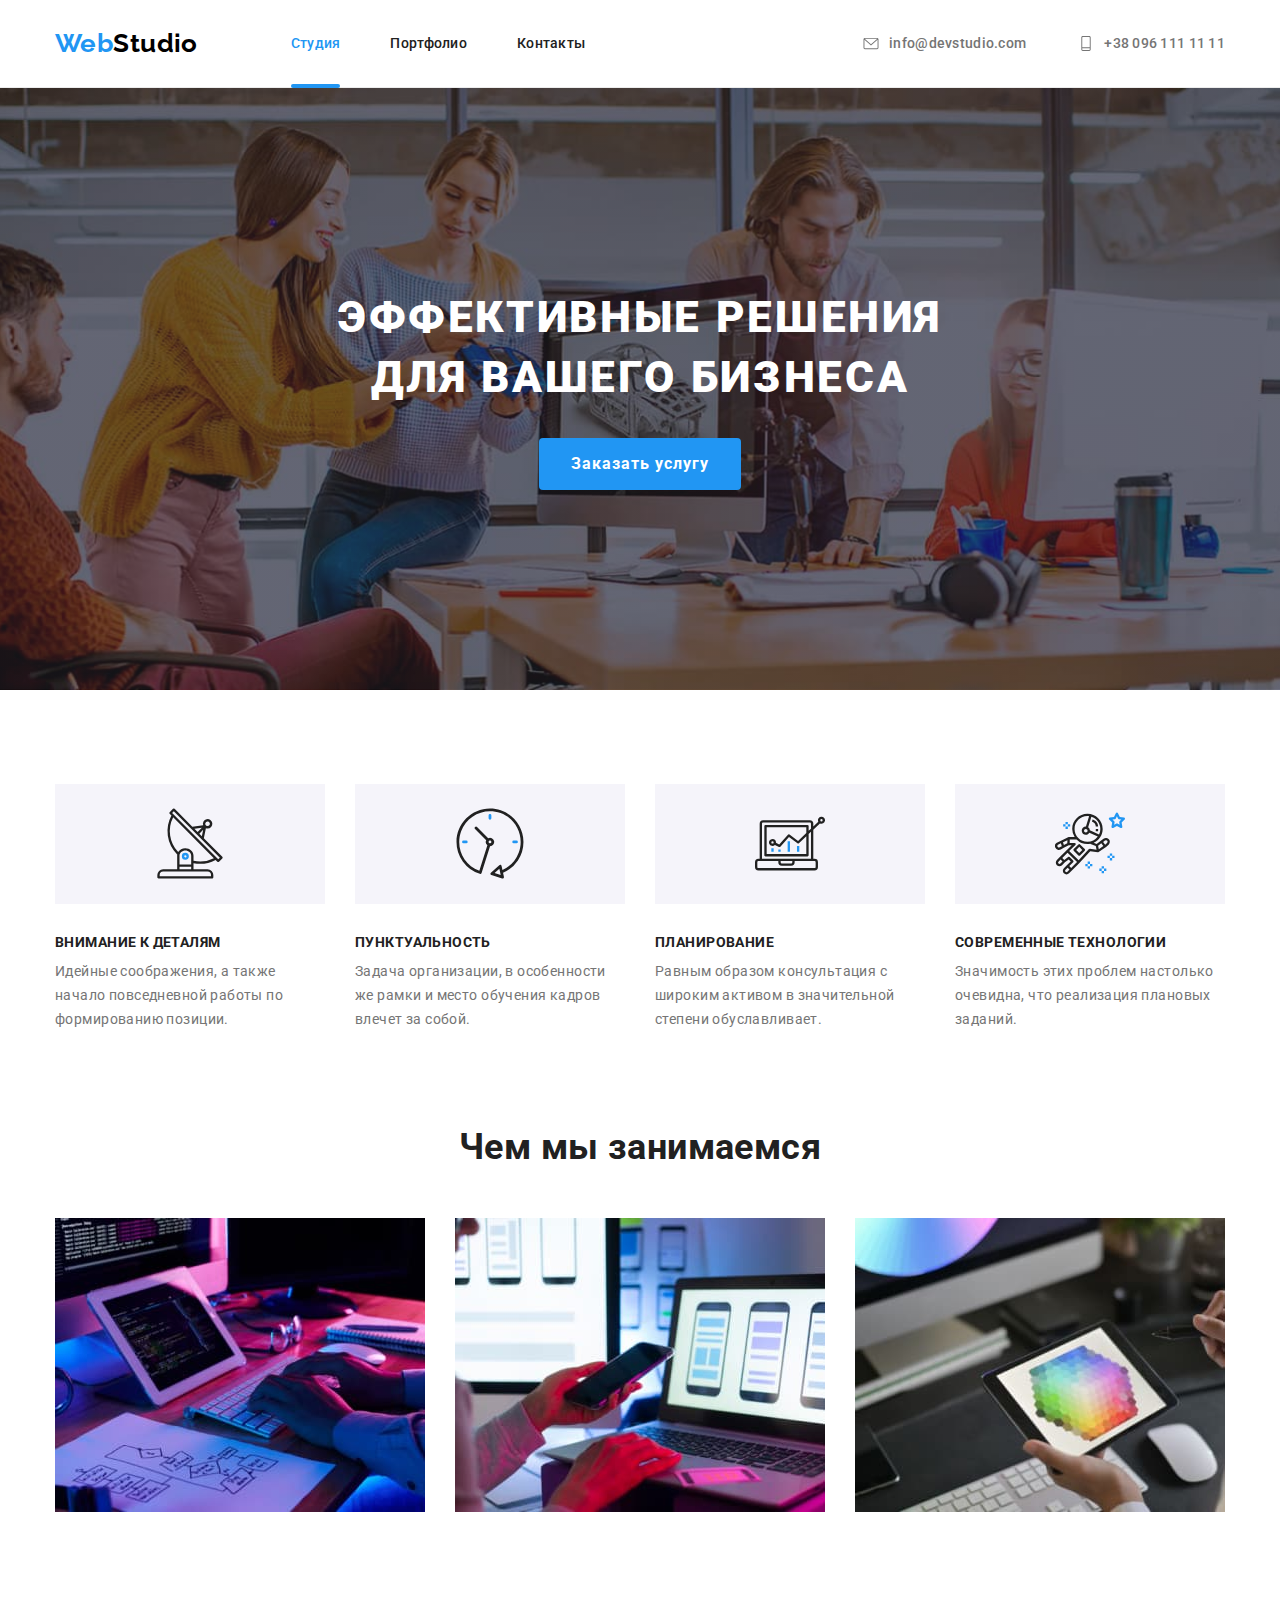
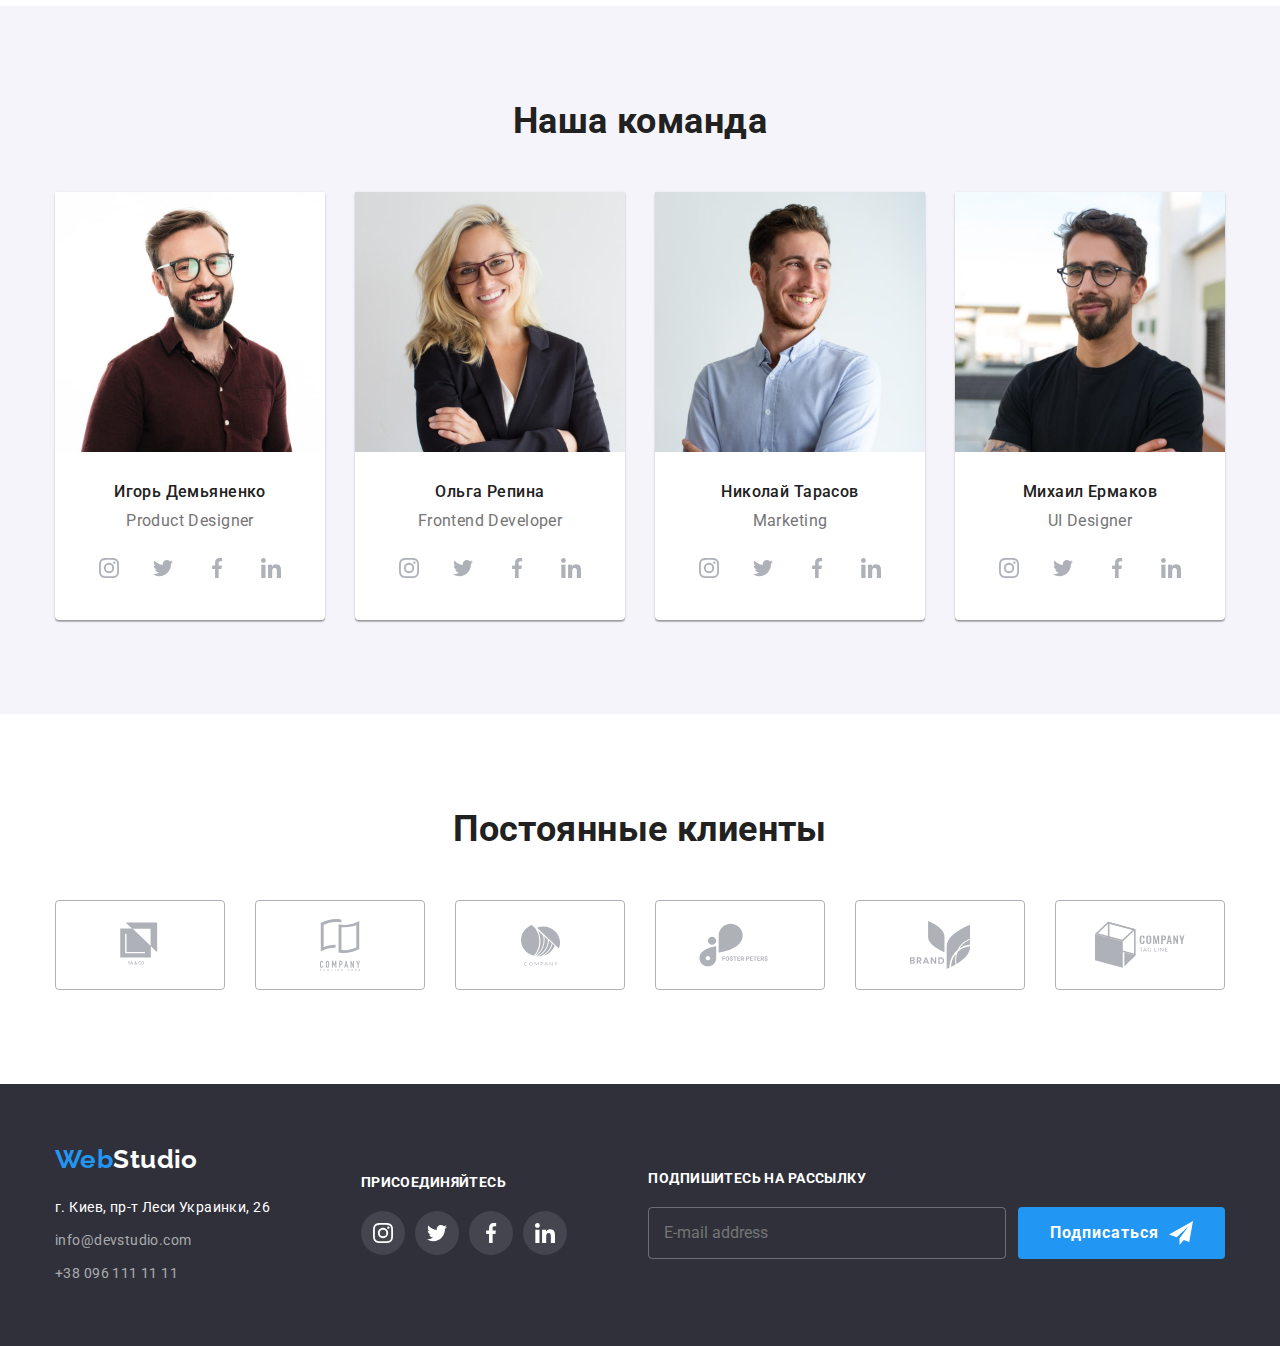
<file: index.html>
<!DOCTYPE html>
<html lang="ru">
<head>
    <meta charset="UTF-8">
    <meta http-equiv="X-UA-Compatible" content="IE=edge">
    <meta name="viewport" content="width=device-width, initial-scale=1.0">
    <title>WebStudio</title>
    <link rel="preconnect" href="https://fonts.gstatic.com">
    <link href="https://fonts.googleapis.com/css2?family=Raleway:wght@700&family=Roboto:wght@400;500;700;900&display=swap" rel="stylesheet">
    <link rel="stylesheet" href="./css/normalize.css">
    <link rel="stylesheet" href="./css/style.css">
</head>

<body>
    <header>
        <!-- Header navigation -->
        <div class="header-container">

            <a class="brand" href="./index.html"><span>Web</span>Studio</a>

            <nav>
                <ul class="nav">
                    <li>
                        <a class="link current" href="./index.html">Студия</a>
                    </li>

                    <li>
                        <a class="link" href="./portfolio.html">Портфолио</a>
                    </li>

                    <li>
                        <a class="link" href="./contacts.html">Контакты</a>
                    </li>

                </ul>

            </nav>

            <!-- Header contacts -->
            <ul class="contacts">
                <li>
                        <a class="link" href="mailto:info@devstudio.com">
                            <div class="email">
                                <svg class="nav-icon" width="20px" height="15px">
                                    <use href="./images/symbol-defs.svg#icon-envelope"></use>
                                </svg>
                                info@devstudio.com
                            </div>
                        </a>
                </li>

                <li>
                    <a class="link" href="tel:+380961111111">
                        <div class="phone">
                            <svg class="nav-icon" width="20px" height="15px">
                                    <use href="./images/symbol-defs.svg#icon-phone"></use>
                            </svg>
                        +38 096 111 11 11
                        </div>
                    </a>
                </li>      
            </ul>

        </div>     
    </header>

    <main>
        <!-- Hero -->
        <section class="hero">
            <div class="hero-container">
                <h1>Эффективные решения для вашего бизнеса</h1>

                <button data-modal-open class="order" type="button">Заказать услугу</button>
            </div>
        </section>

        <!-- Advantages -->
        <section class="advantages">
            <h2 class="visually-hidden">Наши сильные стороны</h2>

            <div class="container">

                <ul class="list">
                    <li class="item">
                        <div class="advantage-frame">
                            <svg class="advantage-icon" width="70px" height="75px">
                                <use href="./images/symbol-defs.svg#icon-antenna-1"></use>
                            </svg>
                        </div>
                        <h3>Внимание к деталям</h3>
                        <p>Идейные соображения, а также начало повседневной работы по формированию позиции.</p>
                    </li>

                    <li class="item">
                        <div class="advantage-frame">
                            <svg class="advantage-icon" width="70px" height="75px">
                                <use href="./images/symbol-defs.svg#icon-clock-1"></use>
                            </svg>
                        </div>
                        <h3>Пунктуальность</h3>
                        <p>Задача организации, в особенности же рамки и место обучения кадров влечет за собой.</p>
                    </li>
    
                    <li class="item">
                        <div class="advantage-frame">
                            <svg class="advantage-icon" width="70px" height="75px">
                                <use href="./images/symbol-defs.svg#icon-diagram-1"></use>
                            </svg>
                        </div>
                        <h3>Планирование</h3>
                        <p>Равным образом консультация с широким активом в значительной степени обуславливает.</p>
                    </li>
    
                    <li class="item">
                        <div class="advantage-frame">
                            <svg class="advantage-icon" width="70px" height="75px">
                                <use href="./images/symbol-defs.svg#icon-astronaut-1"></use>
                            </svg>
                        </div>
                        <h3>Современные технологии</h3>
                        <p>Значимость этих проблем настолько очевидна, что реализация плановых заданий.</p>
                    </li>
    
                </ul>
            </div>
        </section>

        <!-- What they do -->
        <section class="our-job">
            <h2>Чем мы занимаемся</h2>

            <div class="container">

                <ul class="list">
                    <li class="item">
                        <img src="./images/job_1.jpg" 
                             alt="Персонаж пишет код в соответствии с алгоритмом" 
                             width="370" />
                        <div class="card-text">
                            <h3>десктопные приложения</h3>
                        </div>
                    </li>
    
                    <li class="item">
                        <img src="./images/job_2.jpg" 
                            alt="Персонаж создает дизайн для мобильного приложения"
                            width="370" />
                        <div class="card-text">
                            <h3>мобильные приложения</h3>
                        </div>
                    </li>
    
                    <li class="item">
                        <img src="./images/job_3.jpg" 
                             alt="Персонаж выбирает цвета из палеты"
                             width="370" />
                        <div class="card-text">
                            <h3>дизайн решения</h3>
                        </div>
                    </li>
                </ul>
            </div>
        </section>

        <!-- Their team -->
        <section class="team">
            <h2>Наша команда</h2>
            
            <div class="container">

                <ul class="list">
                    <li class="item">
                        <img src="./images/member_1.jpg" 
                             alt="Улыбающийся мужчина в очках и коричневой рубашке"
                             width="270" />
    
                        <div class="profile">
                            <h3>Игорь Демьяненко</h3>
                            <p>Product Designer</p>

                            <div class="socials">
                                <a href="https://www.instagram.com/">
                                    <div class="page-link">
                                        <svg class="social-icon" width="20px" height="20px">
                                            <use href="./images/symbol-defs.svg#icon-instagram"></use>
                                        </svg>
                                    </div>
                                </a>
                            
                                <a href="https://www.twitter.com/">
                                    <div class="page-link">
                                        <svg class="social-icon" width="20px" height="20px">
                                            <use href="./images/symbol-defs.svg#icon-twitter"></use>
                                        </svg>
                                    </div>
                                </a>
                            
                                <a href="https://www.facebook.com/">
                                    <div class="page-link">
                                        <svg class="social-icon" width="20px" height="20px">
                                            <use href="./images/symbol-defs.svg#icon-facebook"></use>
                                        </svg>
                                    </div>
                                </a>
                            
                                <a href="https://www.linkedin.com/">
                                    <div class="page-link">
                                        <svg class="social-icon" width="20px" height="20px">
                                            <use href="./images/symbol-defs.svg#icon-linkedin"></use>
                                        </svg>
                                    </div>
                                </a>
                            </div>
                        </div>
                    </li>
    
                    <li class="item">
                        <img src="./images/member_2.jpg" 
                             alt="Улюбающаяся девушка в очках и черном пиджаке"
                             width="270" />
    
                        <div class="profile">
                            <h3>Ольга Репина</h3>
                            <p>Frontend Developer</p>

                            <div class="socials">
                                <a href="https://www.instagram.com/">
                                    <div class="page-link">
                                        <svg class="social-icon" width="20px" height="20px">
                                            <use href="./images/symbol-defs.svg#icon-instagram"></use>
                                        </svg>
                                    </div>
                                </a>
                            
                                <a href="https://www.twitter.com/">
                                    <div class="page-link">
                                        <svg class="social-icon" width="20px" height="20px">
                                            <use href="./images/symbol-defs.svg#icon-twitter"></use>
                                        </svg>
                                    </div>
                                </a>
                            
                                <a href="https://www.facebook.com/">
                                    <div class="page-link">
                                        <svg class="social-icon" width="20px" height="20px">
                                            <use href="./images/symbol-defs.svg#icon-facebook"></use>
                                        </svg>
                                    </div>
                                </a>
                            
                                <a href="https://www.linkedin.com/">
                                    <div class="page-link">
                                        <svg class="social-icon" width="20px" height="20px">
                                            <use href="./images/symbol-defs.svg#icon-linkedin"></use>
                                        </svg>
                                    </div>
                                </a>
                            </div>
                        </div>
                    </li>
    
                    <li class="item">
                        <img src="./images/member_3.jpg" 
                             alt="Улыбающийся мужчина в голубой рубашке"
                             width="270" />
    
                        <div class="profile">
                            <h3>Николай Тарасов</h3>
                            <p>Marketing</p>

                            <div class="socials">
                                <a href="https://www.instagram.com/">
                                    <div class="page-link">
                                        <svg class="social-icon" width="20px" height="20px">
                                            <use href="./images/symbol-defs.svg#icon-instagram"></use>
                                        </svg>
                                    </div>
                                </a>
                            
                                <a href="https://www.twitter.com/">
                                    <div class="page-link">
                                        <svg class="social-icon" width="20px" height="20px">
                                            <use href="./images/symbol-defs.svg#icon-twitter"></use>
                                        </svg>
                                    </div>
                                </a>
                            
                                <a href="https://www.facebook.com/">
                                    <div class="page-link">
                                        <svg class="social-icon" width="20px" height="20px">
                                            <use href="./images/symbol-defs.svg#icon-facebook"></use>
                                        </svg>
                                    </div>
                                </a>
                            
                                <a href="https://www.linkedin.com/">
                                    <div class="page-link">
                                        <svg class="social-icon" width="20px" height="20px">
                                            <use href="./images/symbol-defs.svg#icon-linkedin"></use>
                                        </svg>
                                    </div>
                                </a>
                            </div>
                        </div>
                    </li>
    
                    <li class="item">
                        <img src="./images/member_4.jpg" 
                             alt="Улыбающийся мужчина в очках и черной футболке"
                             width="270" />
    
                        <div class="profile">
                            <h3>Михаил Ермаков</h3>
                            <p>UI Designer</p>

                            <div class="socials">
                                <a href="https://www.instagram.com/">
                                    <div class="page-link">
                                        <svg class="social-icon" width="20px" height="20px">
                                            <use href="./images/symbol-defs.svg#icon-instagram"></use>
                                        </svg>
                                    </div>
                                </a>
                            
                                <a href="https://www.twitter.com/">
                                    <div class="page-link">
                                        <svg class="social-icon" width="20px" height="20px">
                                            <use href="./images/symbol-defs.svg#icon-twitter"></use>
                                        </svg>
                                    </div>
                                </a>
                            
                                <a href="https://www.facebook.com/">
                                    <div class="page-link">
                                        <svg class="social-icon" width="20px" height="20px">
                                            <use href="./images/symbol-defs.svg#icon-facebook"></use>
                                        </svg>
                                    </div>
                                </a>
                            
                                <a href="https://www.linkedin.com/">
                                    <div class="page-link">
                                        <svg class="social-icon" width="20px" height="20px">
                                            <use href="./images/symbol-defs.svg#icon-linkedin"></use>
                                        </svg>
                                    </div>
                                </a>
                            </div>
                        </div>
                    </li>
                </ul>    
            </div>
        </section>
        
        <!-- Clients -->
        <section class="clients">
            <h2>Постоянные клиенты</h2>
        
            <div class="container">

                    <ul class="list">
                        <li class="item">
                            <a href="https://www.company-1.com/">
                                <div class="company-link">
                                    <svg class="company-icon" width="45px" height="50px">
                                        <use href="./images/symbol-defs.svg#icon-logo-1"></use>
                                    </svg>
                                </div>
                            </a>
                        </li>
                    
                        <li class="item">
                            <a href="https://www.company-2.com/">
                                <div class="company-link">
                                    <svg class="company-icon" width="52px" height="68px">
                                        <use href="./images/symbol-defs.svg#icon-logo-2"></use>
                                    </svg>
                                </div>
                            </a>
                        </li>
                    
                        <li class="item">
                            <a href="https://www.company-3.com/">
                                <div class="company-link">
                                    <svg class="company-icon" width="41px" height="43px">
                                        <use href="./images/symbol-defs.svg#icon-logo-3"></use>
                                    </svg>
                                </div>
                            </a>
                        </li>
                    
                        <li class="item">
                            <a href="https://www.company-4.com/">
                                <div class="company-link">
                                    <svg class="company-icon" width="160px" height="81px">
                                        <use href="./images/symbol-defs.svg#icon-logo-4"></use>
                                    </svg>
                                </div>
                            </a>
                        </li>
                    
                        <li class="item">
                            <a href="https://www.company-5.com/">
                                <div class="company-link">
                                    <svg class="company-icon" width="76px" height="60px">
                                        <use href="./images/symbol-defs.svg#icon-logo-5"></use>
                                    </svg>
                                </div>
                            </a>
                        </li>
                    
                        <li class="item">
                            <a href="https://www.company-6.com/">
                                <div class="company-link">
                                    <svg class="company-icon" width="175px" height="90px">
                                        <use href="./images/symbol-defs.svg#icon-logo-6"></use>
                                    </svg>
                                </div>
                            </a>
                        </li>
                    </ul>
                </div>
        </section>
    </main>

    <footer>

        <div class="footer-container">

            <div class="column-1">
                <a class="brand" href="./index.html"><span>Web</span>Studio</a>

                <address>
                    <div class="find-us">
                        <a class="maps" href="https://www.google.com/maps/place/Lesi+Ukrainky+Blvd,+26,+Kyiv,+02000/data=!4m2!3m1!1s0x40d4cf0e033ecbe9:0x57a4dffefec77da0?sa=X&ved=2ahUKEwi-jfPCwcTuAhXMBBAIHdmHB9AQ8gEwAHoECAUQAQ">г. Киев, пр-т Леси Украинки, 26</a>
                        <a href="mailto:info@devstudio.com">info@devstudio.com</a> 
                        <a href="tel:+380961111111">+38 096 111 11 11</a>
                    </div>
                </address>
            </div>

            <div class="column-2">
                <p>Присоединяйтесь</p>

                <div class="socials">
                    <a href="https://www.instagram.com/">
                        <div class="page-link">
                            <svg class="social-icon" width="20px" height="20px">
                                <use href="./images/symbol-defs.svg#icon-instagram"></use>
                            </svg>
                        </div>
                    </a>
                
                    <a href="https://www.twitter.com/">
                        <div class="page-link">
                            <svg class="social-icon" width="20px" height="20px">
                                <use href="./images/symbol-defs.svg#icon-twitter"></use>
                            </svg>
                        </div>
                    </a>
                
                    <a href="https://www.facebook.com/">
                        <div class="page-link">
                            <svg class="social-icon" width="20px" height="20px">
                                <use href="./images/symbol-defs.svg#icon-facebook"></use>
                            </svg>
                        </div>
                    </a>
                
                    <a href="https://www.linkedin.com/">
                        <div class="page-link">
                            <svg class="social-icon" width="20px" height="20px">
                                <use href="./images/symbol-defs.svg#icon-linkedin"></use>
                            </svg>
                        </div>
                    </a>
                </div>
            </div>

            <div class="column-3">
                <p>Подпишитесь на рассылку</p>
                <div class="subscription-block">
                    <input class="subscripe-input" type="email" name="email" id="email" placeholder="E-mail address">
                    <button class="order" type="submit">
                        <span>Подписаться</span>
                        <svg class="subscripe-icon" width="24px" height="24px">
                            <use href="./images/symbol-defs.svg#icon-plane"></use>
                        </svg>
                    </button>
                </div>
            </div>
        </div>
    </footer>

    <div class="backdrop is-hidden" data-modal>
        <div class="modal">
            <div class="modal-container">
                <button data-modal-close class="close-button" type="button">
                    <svg class="close-icon" width="18px" height="18px">
                        <use href="./images/symbol-defs.svg#close-icon"></use>
                    </svg>
                </button>

                <h2>Оставьте свои данные, мы вам перезвоним</h2>
                
                <form name="callback_form" autocomplete="on" novalidate>
                    <label class="field-block">
                        <span class="form-label">Имя</span>
                        <div class="elements-group">
                            <input class="form-input" type="name" name="name" id="name"/>
                            <svg class="form-icon" width="18px" height="18px">
                                <use href="./images/symbol-defs.svg#person-icon"></use>
                            </svg>
                        </div>
                    </label>

                    <label class="field-block">
                        <span class="form-label">Телефон</span>
                        <div class="elements-group">
                            <input class="form-input" type="phone-number" name="phone-number" id="phone-number"/>
                            <svg class="form-icon" width="18px" height="18px">
                                <use href="./images/symbol-defs.svg#phone-number-icon"></use>
                            </svg>
                        </div>
                    </label>

                    <label class="field-block">
                        <span class="form-label">Почта</span>
                        <div class="elements-group">
                            <input class="form-input" type="email-address" name="email-address" id="email-address"/>
                            <svg class="form-icon" width="18px" height="18px">
                                <use href="./images/symbol-defs.svg#email-address-icon"></use>
                            </svg>
                        </div>
                    </label>

                    <label class="field-block">
                        <span class="form-label">Комментарий</span>
                        <textarea class="comment-input" type="comment" name="comment" id="comment" rows="7"  placeholder="Введите текст"></textarea>
                    </label>

                    <label class="field-block comp">
                        <div class="comp-line">
                            <input class="compliance" type="checkbox" name="compliance" id="compliance"/>
                            <span class="check-box"></span>
                            <span class="form-label">Соглашаюсь с рассылкой и принимаю <a href="/" class="link">Условия договора</a></span>
                        </div>
                    </label>

                    <button class="order modal-order" type="submit">
                        Отправить
                    </button>
                </form> 
            </div>
        </div>
    </div>

    <script src="./js/modal.js"></script>
</body>
</html>
</file>
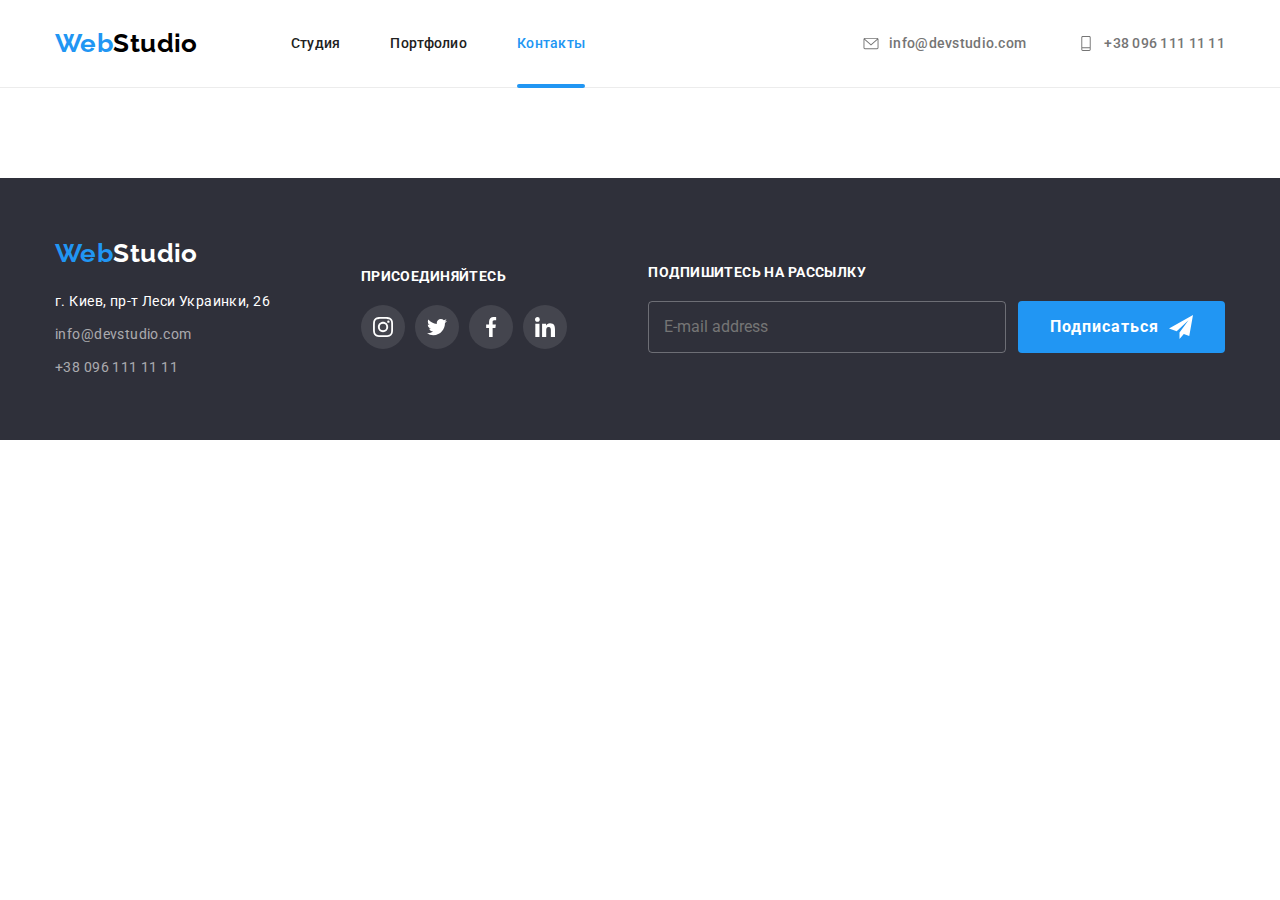
<file: contacts.html>
<!DOCTYPE html>
<html lang="en">

<head>
    <meta charset="UTF-8">
    <meta http-equiv="X-UA-Compatible" content="IE=edge">
    <meta name="viewport" content="width=device-width, initial-scale=1.0">
    <title>WebStudio Contacts</title>
    <link rel="preconnect" href="https://fonts.gstatic.com">
    <link href="https://fonts.googleapis.com/css2?family=Raleway:wght@700&family=Roboto:wght@400;500;700;900&display=swap"
        rel="stylesheet">
    <link rel="stylesheet" href="./css/normalize.css">
    <link rel="stylesheet" href="./css/style.css">
</head>

<body>
    <header>
        <!-- Header navigation -->
        <div class="header-container">
    
            <a class="brand" href="./index.html"><span>Web</span>Studio</a>
    
            <nav>
                <ul class="nav">
                    <li>
                        <a class="link" href="./index.html">Студия</a>
                    </li>
    
                    <li>
                        <a class="link" href="./portfolio.html">Портфолио</a>
                    </li>
    
                    <li>
                        <a class="link current" href="./contacts.html">Контакты</a>
                    </li>
    
                </ul>
    
            </nav>
    
            <!-- Header contacts -->
            <ul class="contacts">
                <li>
                    <a class="link" href="mailto:info@devstudio.com">
                        <div class="email">
                            <svg class="nav-icon" width="20px" height="15px">
                                <use href="./images/symbol-defs.svg#icon-envelope"></use>
                            </svg>
                            info@devstudio.com
                        </div>
                    </a>
                </li>
    
                <li>
                    <a class="link" href="tel:+380961111111">
                        <div class="phone">
                            <svg class="nav-icon" width="20px" height="15px">
                                <use href="./images/symbol-defs.svg#icon-phone"></use>
                            </svg>
                            +38 096 111 11 11
                        </div>
                    </a>
                </li>
            </ul>
    
        </div>
    </header>

    <main>
        <h1>Контакты</h1>
    </main>

    <footer>
    
        <div class="footer-container">
    
            <div class="column-1">
                <a class="brand" href="./index.html"><span>Web</span>Studio</a>
    
                <address>
                    <div class="find-us">
                        <a class="maps"
                            href="https://www.google.com/maps/place/Lesi+Ukrainky+Blvd,+26,+Kyiv,+02000/data=!4m2!3m1!1s0x40d4cf0e033ecbe9:0x57a4dffefec77da0?sa=X&ved=2ahUKEwi-jfPCwcTuAhXMBBAIHdmHB9AQ8gEwAHoECAUQAQ">г.
                            Киев, пр-т Леси Украинки, 26</a>
                        <a href="mailto:info@devstudio.com">info@devstudio.com</a>
                        <a href="tel:+380961111111">+38 096 111 11 11</a>
                    </div>
                </address>
            </div>
    
            <div class="column-2">
                <p>Присоединяйтесь</p>
    
                <div class="socials">
                    <a href="https://www.instagram.com/">
                        <div class="page-link">
                            <svg class="social-icon" width="20px" height="20px">
                                <use href="./images/symbol-defs.svg#icon-instagram"></use>
                            </svg>
                        </div>
                    </a>
                
                    <a href="https://www.twitter.com/">
                        <div class="page-link">
                            <svg class="social-icon" width="20px" height="20px">
                                <use href="./images/symbol-defs.svg#icon-twitter"></use>
                            </svg>
                        </div>
                    </a>
                
                    <a href="https://www.facebook.com/">
                        <div class="page-link">
                            <svg class="social-icon" width="20px" height="20px">
                                <use href="./images/symbol-defs.svg#icon-facebook"></use>
                            </svg>
                        </div>
                    </a>
                
                    <a href="https://www.linkedin.com/">
                        <div class="page-link">
                            <svg class="social-icon" width="20px" height="20px">
                                <use href="./images/symbol-defs.svg#icon-linkedin"></use>
                            </svg>
                        </div>
                    </a>
                </div>
            </div>

            <div class="column-3">
                <p>Подпишитесь на рассылку</p>
                <div class="subscription-block">
                    <input class="subscripe-input" type="email" name="email" id="email" placeholder="E-mail address">
                    <button class="order" type="submit">
                        <span>Подписаться</span>
                        <svg class="subscripe-icon" width="24px" height="24px">
                            <use href="./images/symbol-defs.svg#icon-plane"></use>
                        </svg>
                    </button>
                </div>
            </div>
        </div>
    </footer>
</body>

</html>
</file>
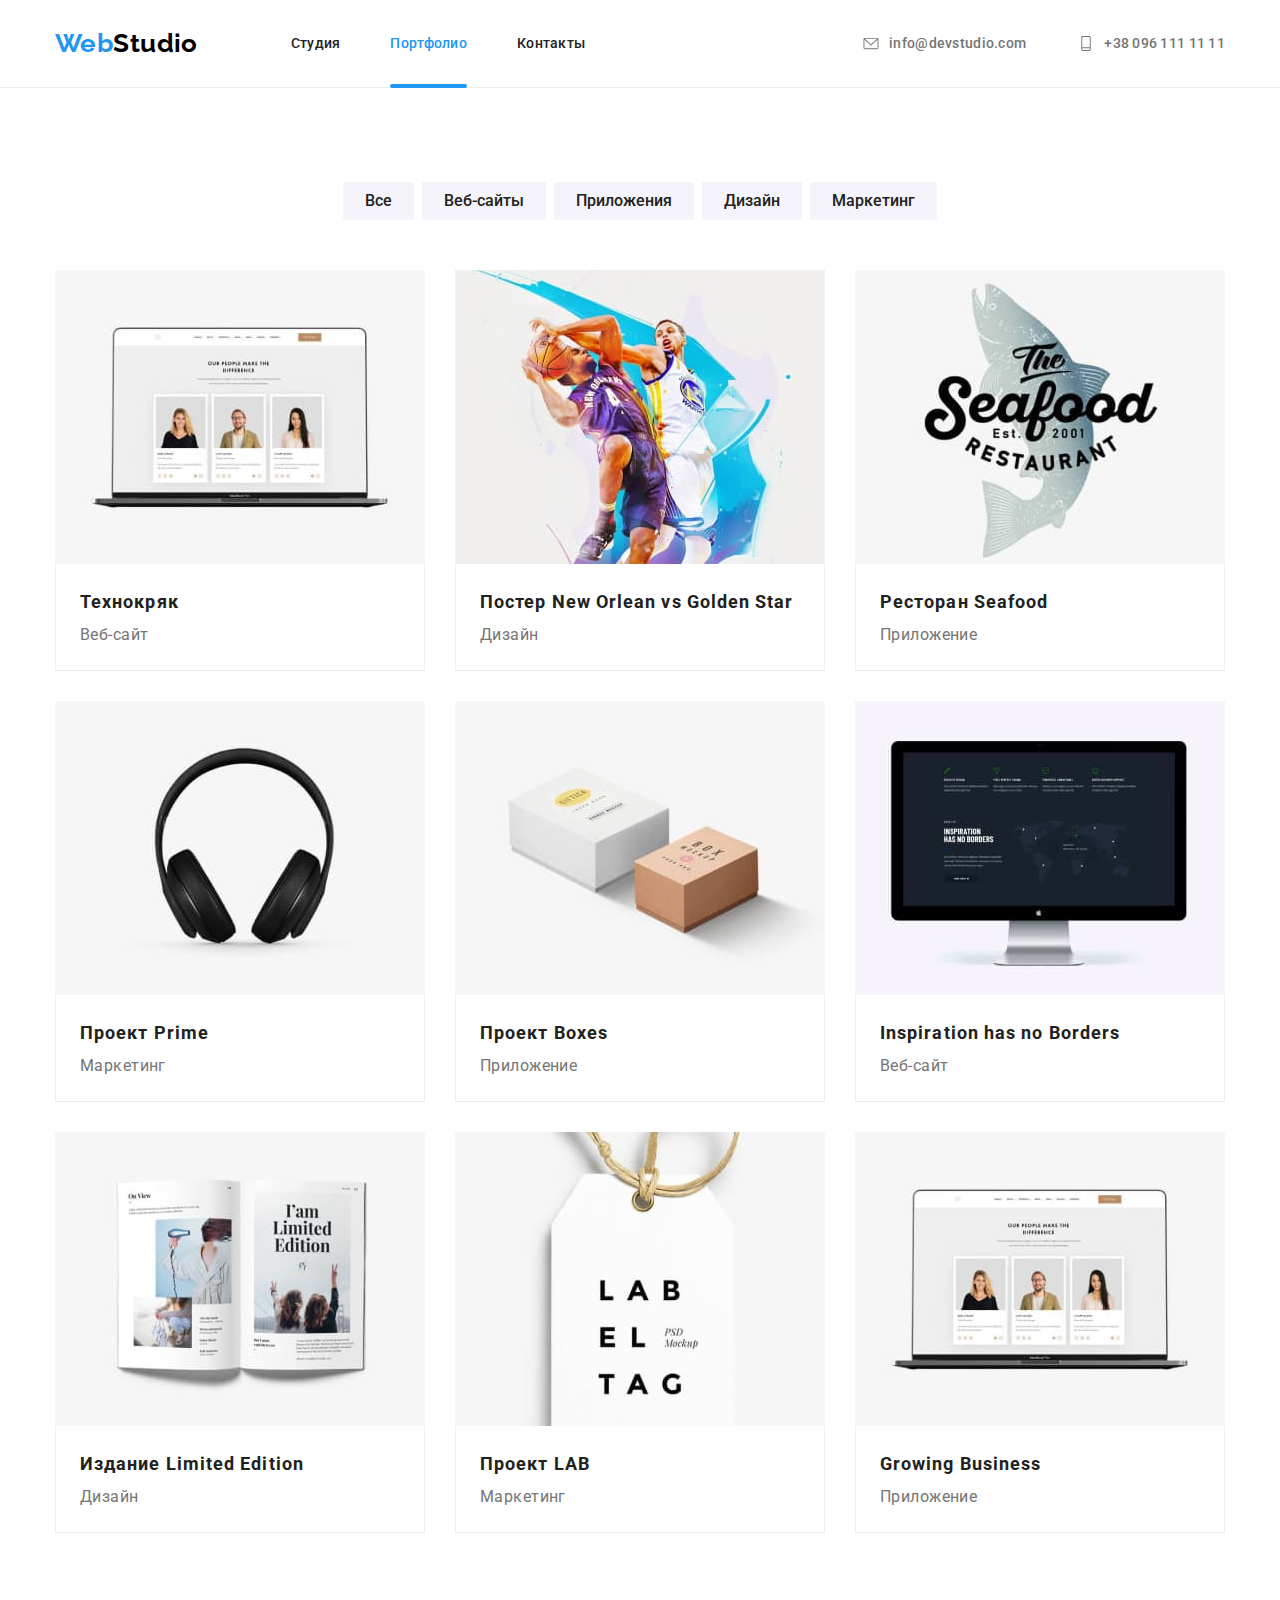
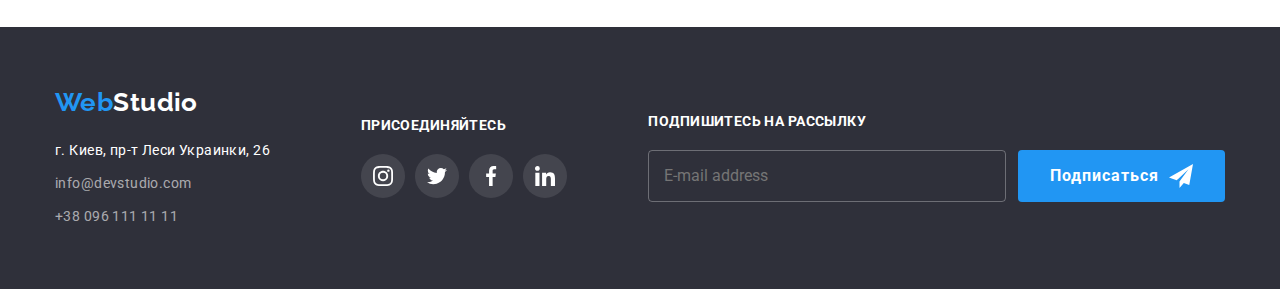
<file: portfolio.html>
<!DOCTYPE html>
<html lang="ru">
<head>
    <meta charset="UTF-8">
    <meta http-equiv="X-UA-Compatible" content="IE=edge">
    <meta name="viewport" content="width=device-width, initial-scale=1.0">
    <title>WebStudio Portfolio</title>
    <link rel="preconnect" href="https://fonts.gstatic.com">
    <link href="https://fonts.googleapis.com/css2?family=Raleway:wght@700&family=Roboto:wght@400;500;700;900&display=swap" rel="stylesheet">
    <link rel="stylesheet" href="./css/normalize.css">
    <link rel="stylesheet" href="./css/style.css">
</head>

<body>
    <header>
        <!-- Header navigation -->
        <div class="header-container">
    
            <a class="brand" href="./index.html"><span>Web</span>Studio</a>
    
            <nav>
                <ul class="nav">
                    <li>
                        <a class="link" href="./index.html">Студия</a>
                    </li>
    
                    <li>
                        <a class="link current" href="./portfolio.html">Портфолио</a>
                    </li>
    
                    <li>
                        <a class="link" href="./contacts.html">Контакты</a>
                    </li>
    
                </ul>
    
            </nav>
    
            <!-- Header contacts -->
            <ul class="contacts">
                <li>
                    <a class="link" href="mailto:info@devstudio.com">
                        <div class="email">
                            <svg class="nav-icon" width="20px" height="15px">
                                <use href="./images/symbol-defs.svg#icon-envelope"></use>
                            </svg>
                            info@devstudio.com
                        </div>
                    </a>
                </li>
    
                <li>
                    <a class="link" href="tel:+380961111111">
                        <div class="phone">
                            <svg class="nav-icon" width="20px" height="15px">
                                <use href="./images/symbol-defs.svg#icon-phone"></use>
                            </svg>
                            +38 096 111 11 11
                        </div>
                    </a>
                </li>
            </ul>
    
        </div>
    </header>
   
    <main>

        <section class="portfolio">
            
            <h1 class="visually-hidden">Портфолио</h1>
            
            <div class="container">
                
                <ul class="filters">
                    <li><button type="button">Все</button></li>
                    <li><button type="button">Веб-сайты</button></li>
                    <li><button type="button">Приложения</button></li>
                    <li><button type="button">Дизайн</button></li>
                    <li><button type="button">Маркетинг</button></li>
                </ul>
            </div>

            <div class="container">   

                <ul class="list">

                    <li class="item">
                        <div class="thumb">
                            <img src="./images/product-1.jpg" 
                                    alt="Ноутбук с открытым в браузере веб-сайтом"
                                    width="370" />
                            
                            <div class="card-text">
                                <p>Lorem, ipsum dolor sit amet consectetur adipisicing elit. Sit aliquam voluptatum itaque odit pariatur alias architecto, culpa magni nostrum nihil sint animi natus unde dicta a deserunt qui obcaecati ab.</p>
                            </div>
                        </div>
                        
                        <div class="product">
                            <h3>Технокряк</h3>
                            <p>Веб-сайт</p>
                        </div>
                    </li>

                    <li class="item">
                        <div class="thumb">
                            <img src="./images/product-2.jpg" 
                                    alt="Один баскетболист блокирует удар другого"
                                    width="370" />

                            <div class="card-text">
                                <p>Lorem, ipsum dolor sit amet consectetur adipisicing elit. Sit aliquam voluptatum itaque odit pariatur alias
                                    architecto, culpa magni nostrum nihil sint animi natus unde dicta a deserunt qui obcaecati ab.</p>
                            </div>
                        </div>
                        
                        <div class="product">  
                            <h3>Постер New Orlean vs Golden Star</h3>
                            <p>Дизайн</p>
                        </div>
                    </li>

                    <li class="item">
                        <div class="thumb">
                            <img src="./images/product-3.jpg" 
                                    alt="Логотип в виде рыбы со стилизированным названием ресторана"
                                    width="370" />
                                    
                            <div class="card-text">
                                <p>Lorem, ipsum dolor sit amet consectetur adipisicing elit. Sit aliquam voluptatum itaque odit pariatur alias
                                    architecto, culpa magni nostrum nihil sint animi natus unde dicta a deserunt qui obcaecati ab.</p>
                            </div>
                        </div>

                        <div class="product">
                            <h3>Ресторан Seafood</h3>
                            <p>Приложение</p>
                        </div>
                    </li>

                    <li class="item">
                        <div class="thumb">
                            <img src="./images/product-4.jpg" 
                                    alt="Беспроводные полноразмерные наушники"
                                    width="370" />
                            
                            <div class="card-text">
                                <p>Lorem, ipsum dolor sit amet consectetur adipisicing elit. Sit aliquam voluptatum itaque odit pariatur alias
                                    architecto, culpa magni nostrum nihil sint animi natus unde dicta a deserunt qui obcaecati ab.</p>
                            </div>
                        </div>

                        <div class="product">
                            <h3>Проект Prime</h3>
                            <p>Маркетинг</p>
                        </div>
                    </li>

                    <li class="item">
                        <div class="thumb">
                            <img src="./images/product-5.jpg" 
                                    alt="Два подарочных набора в коробках"
                                    width="370" />

                            <div class="card-text">
                                <p>Lorem, ipsum dolor sit amet consectetur adipisicing elit. Sit aliquam voluptatum itaque odit pariatur alias
                                    architecto, culpa magni nostrum nihil sint animi natus unde dicta a deserunt qui obcaecati ab.</p>
                            </div>
                        </div>

                        <div class="product">
                            <h3>Проект Boxes</h3>
                            <p>Приложение</p>
                        </div>
                    </li>

                    <li class="item">
                        <div class="thumb">
                            <img src="./images/product-6.jpg" 
                                    alt="Монитор с открытым в браузере веб-сайтом"
                                    width="370" />

                            <div class="card-text">
                                <p>Lorem, ipsum dolor sit amet consectetur adipisicing elit. Sit aliquam voluptatum itaque odit pariatur alias
                                    architecto, culpa magni nostrum nihil sint animi natus unde dicta a deserunt qui obcaecati ab.</p>
                            </div>
                        </div>

                        <div class="product">
                            <h3>Inspiration has no Borders</h3>
                            <p>Веб-сайт</p>
                        </div>
                    </li>

                    <li class="item">
                        <div class="thumb">
                            <img src="./images/product-7.jpg" 
                                    alt="Журнал, раскрытый на статье I'm Limited Edition"
                                    width="370" />
                            
                            <div class="card-text">
                                <p>Lorem, ipsum dolor sit amet consectetur adipisicing elit. Sit aliquam voluptatum itaque odit pariatur alias
                                    architecto, culpa magni nostrum nihil sint animi natus unde dicta a deserunt qui obcaecati ab.</p>
                            </div>
                        </div>

                        <div class="product">
                            <h3>Издание Limited Edition</h3>
                            <p>Дизайн</p>
                        </div>
                    </li>

                    <li class="item">
                        <div class="thumb">
                            <img src="./images/product-8.jpg" 
                                    alt="Бирка с надписью LABEL TAG"
                                    width="370" />

                            <div class="card-text">
                                <p>Lorem, ipsum dolor sit amet consectetur adipisicing elit. Sit aliquam voluptatum itaque odit pariatur alias
                                    architecto, culpa magni nostrum nihil sint animi natus unde dicta a deserunt qui obcaecati ab.</p>
                            </div>
                        </div>
                        
                        <div class="product">
                            <h3>Проект LAB</h3>
                            <p>Маркетинг</p>
                        </div>
                    </li>

                    <li class="item">
                        <div class="thumb">
                            <img src="./images/product-1.jpg" 
                                    alt="Ноутбук с открытым приложением"
                                    width="370" />

                            <div class="card-text">
                                <p>Lorem, ipsum dolor sit amet consectetur adipisicing elit. Sit aliquam voluptatum itaque odit pariatur alias
                                    architecto, culpa magni nostrum nihil sint animi natus unde dicta a deserunt qui obcaecati ab.</p>
                            </div>
                        </div>

                        <div class="product">
                            <h3>Growing Business</h3>
                            <p>Приложение</p>
                        </div>
                    </li>
                </ul>
            </div>   
        </section>

    </main>

    <footer>
    
        <div class="footer-container">
    
            <div class="column-1">
                <a class="brand" href="./index.html"><span>Web</span>Studio</a>
    
                <address>
                    <div class="find-us">
                        <a class="maps"
                            href="https://www.google.com/maps/place/Lesi+Ukrainky+Blvd,+26,+Kyiv,+02000/data=!4m2!3m1!1s0x40d4cf0e033ecbe9:0x57a4dffefec77da0?sa=X&ved=2ahUKEwi-jfPCwcTuAhXMBBAIHdmHB9AQ8gEwAHoECAUQAQ">г.
                            Киев, пр-т Леси Украинки, 26</a>
                        <a href="mailto:info@devstudio.com">info@devstudio.com</a>
                        <a href="tel:+380961111111">+38 096 111 11 11</a>
                    </div>
                </address>
            </div>
    
            <div class="column-2">
                <p>Присоединяйтесь</p>
    
                <div class="socials">
                    <a href="https://www.instagram.com/">
                        <div class="page-link">
                            <svg class="social-icon" width="20px" height="20px">
                                <use href="./images/symbol-defs.svg#icon-instagram"></use>
                            </svg>
                        </div>
                    </a>
                
                    <a href="https://www.twitter.com/">
                        <div class="page-link">
                            <svg class="social-icon" width="20px" height="20px">
                                <use href="./images/symbol-defs.svg#icon-twitter"></use>
                            </svg>
                        </div>
                    </a>
                
                    <a href="https://www.facebook.com/">
                        <div class="page-link">
                            <svg class="social-icon" width="20px" height="20px">
                                <use href="./images/symbol-defs.svg#icon-facebook"></use>
                            </svg>
                        </div>
                    </a>
                
                    <a href="https://www.linkedin.com/">
                        <div class="page-link">
                            <svg class="social-icon" width="20px" height="20px">
                                <use href="./images/symbol-defs.svg#icon-linkedin"></use>
                            </svg>
                        </div>
                    </a>
                </div>
            </div>

            <div class="column-3">
                <p>Подпишитесь на рассылку</p>
                <div class="subscription-block">
                    <input class="subscripe-input" type="email" name="email" id="email" placeholder="E-mail address">
                    <button class="order" type="submit">
                        <span>Подписаться</span>
                        <svg class="subscripe-icon" width="24px" height="24px">
                            <use href="./images/symbol-defs.svg#icon-plane"></use>
                        </svg>
                    </button>
                </div>
            </div>
        </div>
    </footer>

</body>
</html>
</file>
<file: css/style.css>
:root {
  --main-cl: #757575;
  --title-cl: #212121;
  --accent-cl: #2196f3;
  --accent-foc: #188ce8;
  --black-op100: #000000;
  --white-op100: #ffffff;
  --white-op60: rgba(255, 255, 255, 0.6);
  --white-op30: rgba(255, 255, 255, 0.3);
  --white-op10: rgba(255, 255, 255, 0.1);
  --black-op20: rgba(0, 0, 0, 0.2);
  --black-op10: rgba(0, 0, 0, 0.1);
  --dgrey-bc: #2f303a;
  --lgrey-bc: #f5f4fa;
  --border-cl: #eeeeee;
  --border-heder: #ececec;
  --hero-bc: rgba(47, 48, 58, 0.4);
  --company: rgba(175, 177, 184, 1);
  --card-bc: rgba(47, 48, 58, 0.8);
  --cubic: cubic-bezier(0.4, 0, 0.2, 1);
  --form-border: rgba(33, 33, 33, 0.2);
}

body {
  font-family: 'Roboto', sans-serif;
  font-style: normal;
  font-weight: 400;
  font-size: 14px;
  line-height: 1.71;
  letter-spacing: 0.03em;

  color: var(--main-cl);
}

/** Header */

header {
  position: sticky;
  top: -1px;
  z-index: 5;
  background: var(--white-op100);
  border-bottom: solid 1px var(--border-heder);
}

.header-container {
  display: flex;
  align-items: center;
  width: 1200px;
  margin-left: auto;
  margin-right: auto;
  padding: 0px 15px;
}

/* Brand */

.brand,
.brand:hover,
.brand:focus {
  margin-right: 93px;

  font-family: Raleway, sans-serif;
  font-weight: 700;
  font-size: 26px;
  line-height: 1.17;

  color: var(--black-op100);
}

footer .brand,
footer .brand:hover,
footer .brand:focus {
  color: var(--white-op100);
}

.brand > span {
  color: var(--accent-cl);
}

/* Navigation */

.nav,
.contacts {
  display: flex;

  font-weight: 500;
  letter-spacing: 0.02em;
}

.contacts {
  margin-left: auto;
  display: flex;
  align-items: center;
}

.nav > li:not(:first-child),
.contacts > li:not(:first-child) {
  margin-left: 50px;
}

.link {
  display: block;
  padding-top: 32px;
  padding-bottom: 31px;
}

.link.current {
  padding-bottom: 0px;
}

.nav .link,
.nav .link:visited {
  color: var(--title-cl);
}

.contacts .link,
.contacts .link:visited {
  color: currentColor;
}

.email,
.phone {
  display: flex;
  align-items: center;
}

.nav-icon {
  padding: 0px;
  margin-right: 8px;
  border: none;
  fill: currentColor;
}

.nav .link,
.contacts .link {
  transition: color 250ms var(--cubic);
}

.nav .link:focus,
.nav .link:hover,
.nav .link.current,
.contacts .link:focus,
.contacts .link:hover {
  color: var(--accent-cl);
}

.nav .link.current::after {
  content: '';
  display: block;
  margin: 28px auto -1px;
  height: 4px;
  width: 100%;
  border-radius: 2px;
  background-color: var(--accent-cl);
}

/* Footer */

footer {
  background-color: var(--dgrey-bc);
  padding: 60px 0px;
}

.footer-container {
  display: flex;
  align-items: center;
  width: 1200px;
  margin-left: auto;
  margin-right: auto;
  padding: 0px 15px;
}

address {
  margin-top: 20px;
}

.find-us {
  display: flex;
  flex-direction: column;
}

.find-us a {
  color: var(--white-op60);
}

.find-us a:not(:last-child) {
  margin-bottom: 9px;
}

.find-us .maps {
  color: var(--white-op100);
}

.column-2 {
  margin-left: 70px;
}

.column-3 {
  margin-left: auto;
}

.column-2 > p,
.column-3 > p {
  margin-bottom: 20px;

  font-weight: 700;
  font-size: 14px;
  line-height: 1.14;
  letter-spacing: 0.03em;
  text-transform: uppercase;

  color: var(--white-op100);
}

.column-2 .socials {
  display: flex;
}

.column-2 .page-link {
  background-color: var(--white-op10);
}

.column-2 a:not(:first-child) {
  margin-left: 10px;
}

.column-2 .page-link .social-icon {
  fill: var(--white-op100);
}

.subscription-block {
  display: flex;
  align-items: center;
}

.subscripe-input {
  width: 358px;
  padding: 15px;
  margin-right: 12px;

  font-size: 16px;
  line-height: 1.25;

  background-color: transparent;
  border: 1px solid var(--white-op30);
  border-radius: 4px;
  cursor: pointer;

  color: var(--white-op60);
}

.subscripe-icon {
  fill: var(--white-op100);
  margin-left: 10px;
}

/** Index main */

.hero {
  min-height: 600px;
  max-width: 1600px;
  background-image: linear-gradient(to right, var(--hero-bc), var(--hero-bc)),
    url('../images/hero-back.jpg');
  background-repeat: no-repeat;
  background-position: center;
  background-size: cover;
  margin: 0px auto;
}

.hero-container {
  width: 700px;
  padding: 200px 0px;
  margin-left: auto;
  margin-right: auto;
}

h1 {
  margin-bottom: 30px;
  font-weight: 900;
  font-size: 44px;
  line-height: 1.36;
  text-align: center;
  letter-spacing: 0.06em;
  text-transform: uppercase;

  color: var(--white-op100);
}

.order {
  background-color: var(--accent-cl);
  border: none;
  border-radius: 4px;
  padding: 11px 32px;
  margin-left: auto;
  margin-right: auto;

  font-weight: 700;
  font-size: 16px;
  line-height: 1.87;
  letter-spacing: 0.06em;

  color: var(--white-op100);
  cursor: pointer;

  display: flex;
  align-items: center;
}

h2 {
  margin-bottom: 50px;

  font-weight: 700;
  font-size: 36px;
  line-height: 1.17;
  text-align: center;

  color: var(--title-cl);
}

.advantages {
  padding-top: 94px;
}

.advantage-frame {
  display: flex;
  align-items: center;
  justify-content: center;
  background-color: var(--lgrey-bc);
  width: 100%;
  min-height: 120px;
  margin-bottom: 30px;
}

.advantage-icon {
  padding: 0px;
  border: none;
  fill: red;
}

.our-job,
.team,
.clients,
.portfolio {
  padding: 94px 0px;
}

.container {
  width: 1200px;
  margin-left: auto;
  margin-right: auto;
}

.container .list {
  margin-top: -30px;
  display: flex;
  flex-wrap: wrap;
}

.item {
  margin-top: 30px;
  margin-left: 15px;
  margin-right: 15px;
}

.advantages .item,
.team .item {
  flex-basis: width / 4 - 30px;
  max-width: 270px;
}

.profile .item {
  flex-basis: width / 3 - 30px;
}

.advantages h3 {
  margin-bottom: 10px;

  font-weight: 700;
  font-size: 14px;
  line-height: 1.17;
  text-transform: uppercase;

  color: var(--title-cl);
}

.our-job .item,
.portfolio .thumb {
  position: relative;
  overflow: hidden;
}

.card-text {
  position: absolute;
  bottom: 0;
  width: 100%;
  height: 70px;

  background-color: var(--card-bc);

  display: flex;
  padding: 24px;
  justify-content: center;
  align-items: center;

  opacity: 0;
  transform: translateY(100%);
  transition: opacity 250ms var(--cubic), transform 250ms var(--cubic);
}

.our-job .item:hover .card-text,
.portfolio .item:hover .card-text {
  opacity: 1;
  transform: translateY(0%);
}

.card-text h3 {
  text-transform: uppercase;
  color: var(--white-op100);
}

.team {
  background-color: var(--lgrey-bc);
}

.team .item {
  background-color: var(--white-op100);
  box-shadow: 0px 1px 3px rgba(0, 0, 0, 0.12), 0px 1px 1px rgba(0, 0, 0, 0.14),
    0px 2px 1px rgba(0, 0, 0, 0.2);
  border-radius: 0px 0px 4px 4px;
}

.profile {
  padding: 30px 32px;
}

.profile h3 {
  margin-bottom: 10px;

  font-weight: 500;
  font-size: 16px;
  line-height: 1.19;
  text-align: center;

  color: var(--title-cl);
}

.profile p {
  font-size: 16px;
  line-height: 1.19;
  text-align: center;
}

.socials {
  margin-top: 16px;
  display: flex;
  justify-content: space-between;
}

.page-link {
  display: inline-block;
  height: 44px;
  width: 44px;
  border-radius: 50%;
  background-color: transparent;
  padding: 12px;

  transition: background-color 250ms var(--cubic);
}

.page-link .social-icon,
.company-link .company-icon {
  fill: var(--company);
  transition: fill 250ms var(--cubic);
}

.page-link:hover,
.socials > a:focus .page-link {
  background-color: var(--accent-cl);
}

.page-link:hover .social-icon,
.socials > a:focus .social-icon {
  fill: var(--white-op100);
}

.company-link {
  width: 170px;
  height: 90px;
  display: flex;
  align-items: center;
  justify-content: center;

  border: solid 1px var(--company);
  border-radius: 4px;
  background-color: transparent;

  transition: border-color 250ms var(--cubic);
}

.company-link:hover,
.clients a:focus .company-link {
  border-color: var(--accent-cl);
}

.company-link:hover .company-icon,
.clients a:focus .company-icon {
  fill: var(--accent-cl);
}

/** Potrfolio main*/

.filters {
  margin-bottom: 50px;
  display: flex;
  justify-content: center;
}

.filters li {
  border-radius: 4px;
}

.filters li:not(:first-child) {
  display: inline-block;
  margin-left: 8px;
}

.filters button {
  padding: 6px 22px;

  background-color: var(--lgrey-bc);
  box-shadow: 0px 3px 1px rgba(255, 255, 255, 0),
    0px 1px 2px rgba(255, 255, 255, 0), 0px 2px 2px rgba(255, 255, 255, 0);
  border: none;

  font-weight: 500;
  font-size: 16px;
  line-height: 1.63;
  text-align: center;

  color: var(--title-cl);

  transition: background-color 250ms var(--cubic), box-shadow 250ms var(--cubic),
    color 250ms var(--cubic);
}

.filters button:focus,
.filters button:hover {
  background-color: var(--accent-cl);
  box-shadow: 0px 3px 1px rgba(0, 0, 0, 0.1), 0px 1px 2px rgba(0, 0, 0, 0.08),
    0px 2px 2px rgba(0, 0, 0, 0.12);
  border-radius: 4px;

  font-weight: 500;
  font-size: 16px;
  line-height: 1.63;
  text-align: center;

  color: var(--white-op100);
}

.portfolio .item {
  transition: box-shadow 250ms var(--cubic);
}

.portfolio .item:focus,
.portfolio .item:hover {
  box-shadow: 0px 1px 1px rgba(0, 0, 0, 0.12), 0px 4px 4px rgba(0, 0, 0, 0.06),
    1px 4px 6px rgba(0, 0, 0, 0.16);
}

.portfolio .item {
  position: relative;
}

.portfolio .card-text {
  height: 100%;
  background-color: var(--accent-cl);
  color: var(--white-op100);
  font-size: 18px;
  line-height: 1.56;

  opacity: 0;
  transform: translateY(100%);
  transition: opacity 250ms var(--cubic), transform 250ms var(--cubic);
}

.product {
  border: solid 1px var(--border-cl);
  border-top: none;
  padding: 20px 24px;
}

.product h3 {
  font-weight: 700;
  font-size: 18px;
  line-height: 2;
  letter-spacing: 0.06em;

  color: var(--title-cl);
}

.product p {
  font-size: 16px;
  line-height: 1.88;
}

.visually-hidden {
  position: absolute;
  width: 1px;
  height: 1px;
  margin: -1px;
  border: 0;
  padding: 0;

  white-space: nowrap;
  clip-path: inset(100%);
  clip: rect(0 0 0 0);
  overflow: hidden;
}

/* Modal */

.backdrop {
  z-index: 10;

  position: fixed;
  top: 0;
  left: 0;
  width: 100%;
  height: 100%;
  background-color: var(--black-op20);

  opacity: 1;
  visibility: visible;

  transition: opacity 250ms var(--cubic), visibility 250ms var(--cubic);
}

.backdrop.is-hidden .modal {
  transform: translate(-50%, -30%) scale(0.9);
}

.modal {
  position: relative;
  max-width: 530px;
  min-height: 580px;
  background-color: var(--white-op100);

  top: 50%;
  left: 50%;
  transform: translate(-50%, -50%) scale(1);

  transition: transform 250ms var(--cubic);
}

.modal-container {
  display: flex;
  flex-direction: column;
  padding: 40px;
}

.modal h2 {
  margin-bottom: 0px;

  font-size: 20px;
  line-height: 1.2;
}

.field-block {
  margin-top: 10px;
  display: flex;
  flex-direction: column;
}

.field-block.comp {
  margin-top: 20px;
  cursor: pointer;
}

.form-label {
  font-size: 12px;
}

.form-input {
  width: 100%;
  padding: 11px 12px 11px 36px;
  border: 1px solid var(--form-border);
}

.comment-input {
  width: 100%;
  padding: 11px 12px;
  resize: none;
  border: 1px solid var(--form-border);
  font-size: 12px;
}

.field-block > .elements-group {
  position: relative;
}

.form-icon {
  position: absolute;
  top: 50%;
  transform: translateY(-50%);
  left: 12px;

  transition: fill 250ms var(--cubic);
}

.form-input,
.comment-input {
  border-radius: 4px;
  transition: border-color 250ms var(--cubic);
}

.form-input:focus,
.form-input:hover,
.comment-input:focus,
.comment-input:hover {
  border-color: var(--accent-cl);
}

.form-input:focus + .form-icon,
.form-input:hover + .form-icon {
  fill: var(--accent-cl);
}

.comp-line {
  display: flex;
  align-items: center;
}

.compliance {
  appearance: none;
  position: absolute;
}

.compliance + .check-box {
  width: 16px;
  height: 16px;
  border: 2px solid var(--black-op100);
  border-radius: 2px;

  margin-right: 12px;

  transition: all 250ms var(--cubic);
}

.compliance:checked + .check-box {
  background-color: var(--accent-cl);
  background-image: url(../images/icon-check.svg);
  background-size: contain;
  background-origin: border-box;
  border-color: transparent;
}

.comp-line > .form-label {
  font-size: 14px;
}

.comp-line a {
  display: inline-block;
  text-decoration: underline;
  color: var(--accent-cl);
  padding: 0;
}

.close-button {
  position: absolute;
  top: 8px;
  right: 8px;

  width: 30px;
  height: 30px;
  border: 1px solid var(--black-op10);
  border-radius: 50%;
  background-color: transparent;

  display: flex;
  align-items: center;
  justify-content: center;

  cursor: pointer;
}

.close-icon {
  fill: var(--black-op100);
  transition: fill 250ms var(--cubic);
}

.close-button:hover .close-icon,
.close-button:focus .close-icon {
  fill: var(--accent-cl);
}

.modal .order {
  margin-top: 30px;
  box-shadow: 0px 4px 4px var(--black-op20);

  transition: background-color 250ms var(--cubic);
}

.modal .order:focus,
.modal .order:hover {
  background-color: var(--accent-foc);
}

.backdrop.is-hidden {
  opacity: 0;
  pointer-events: none;
  visibility: hidden;
}

.modal-order {
  padding-right: 55px;
  padding-left: 55px;
}
</file>
